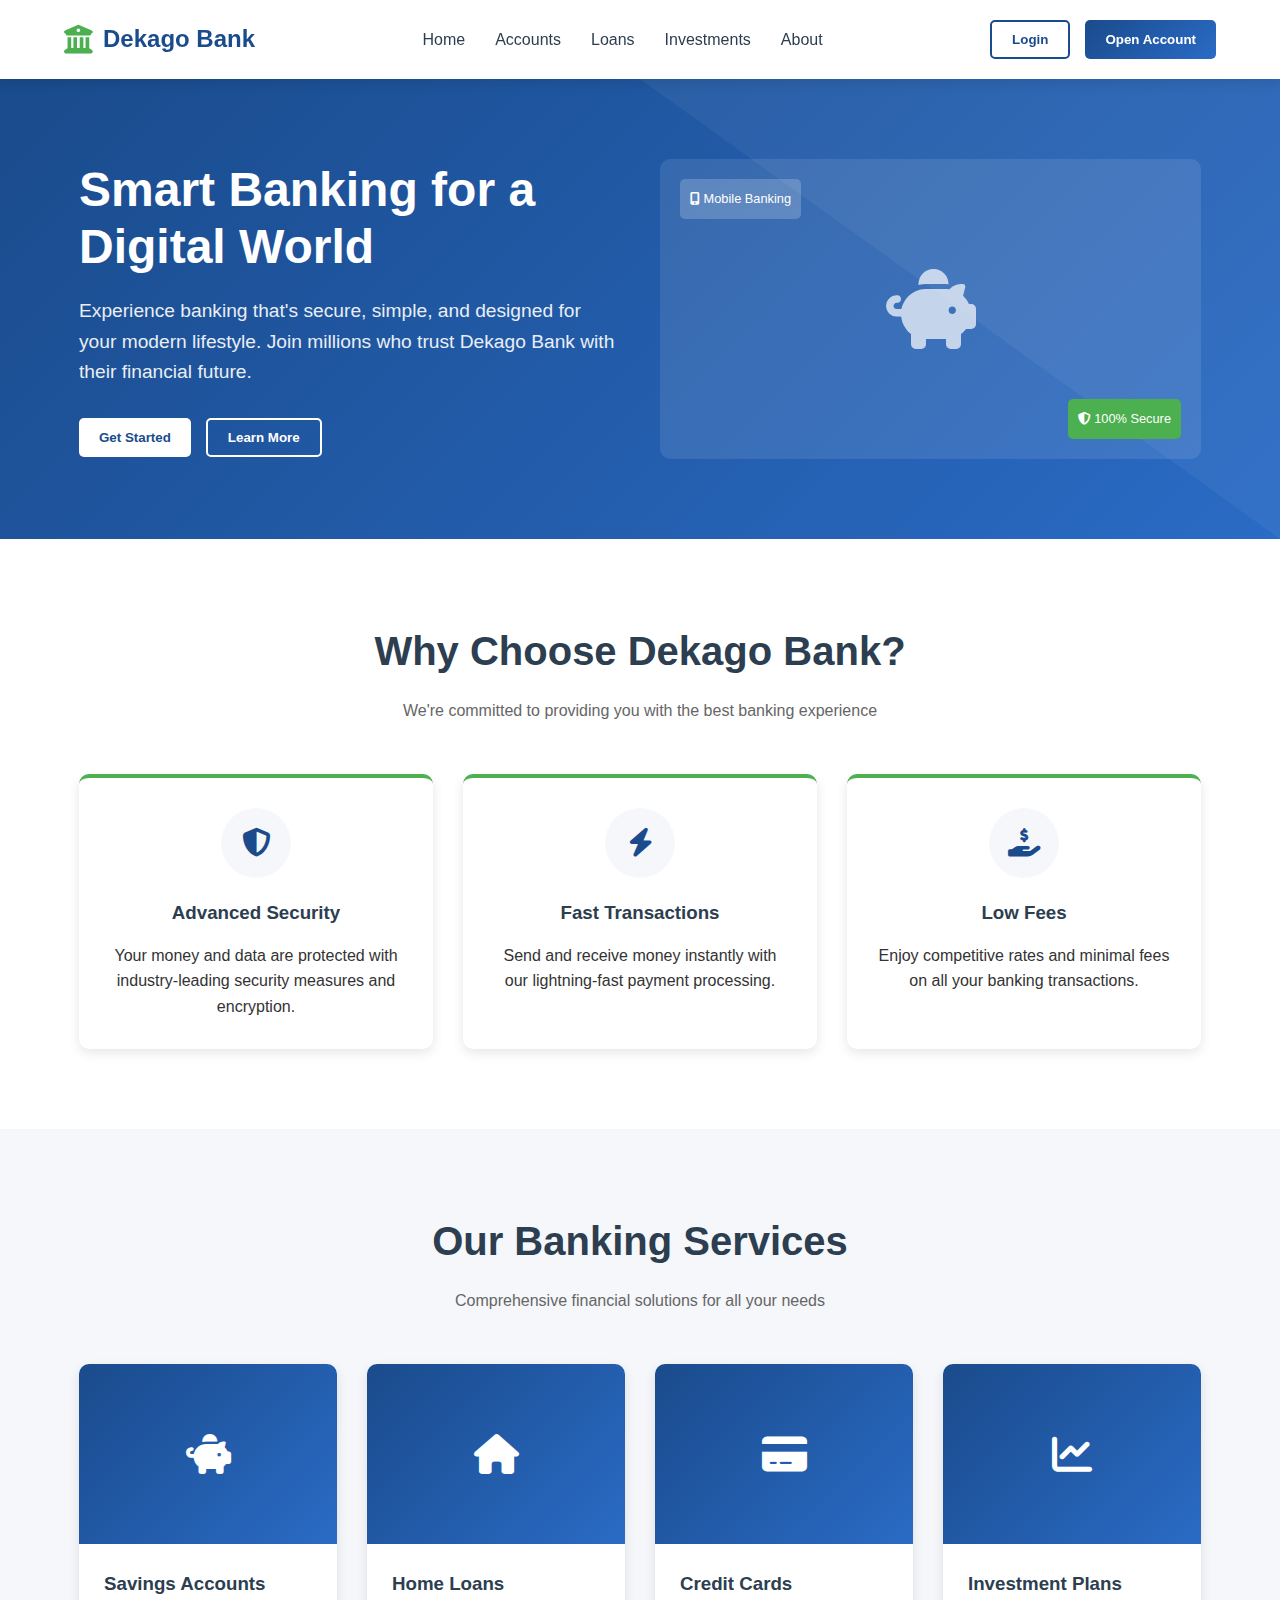
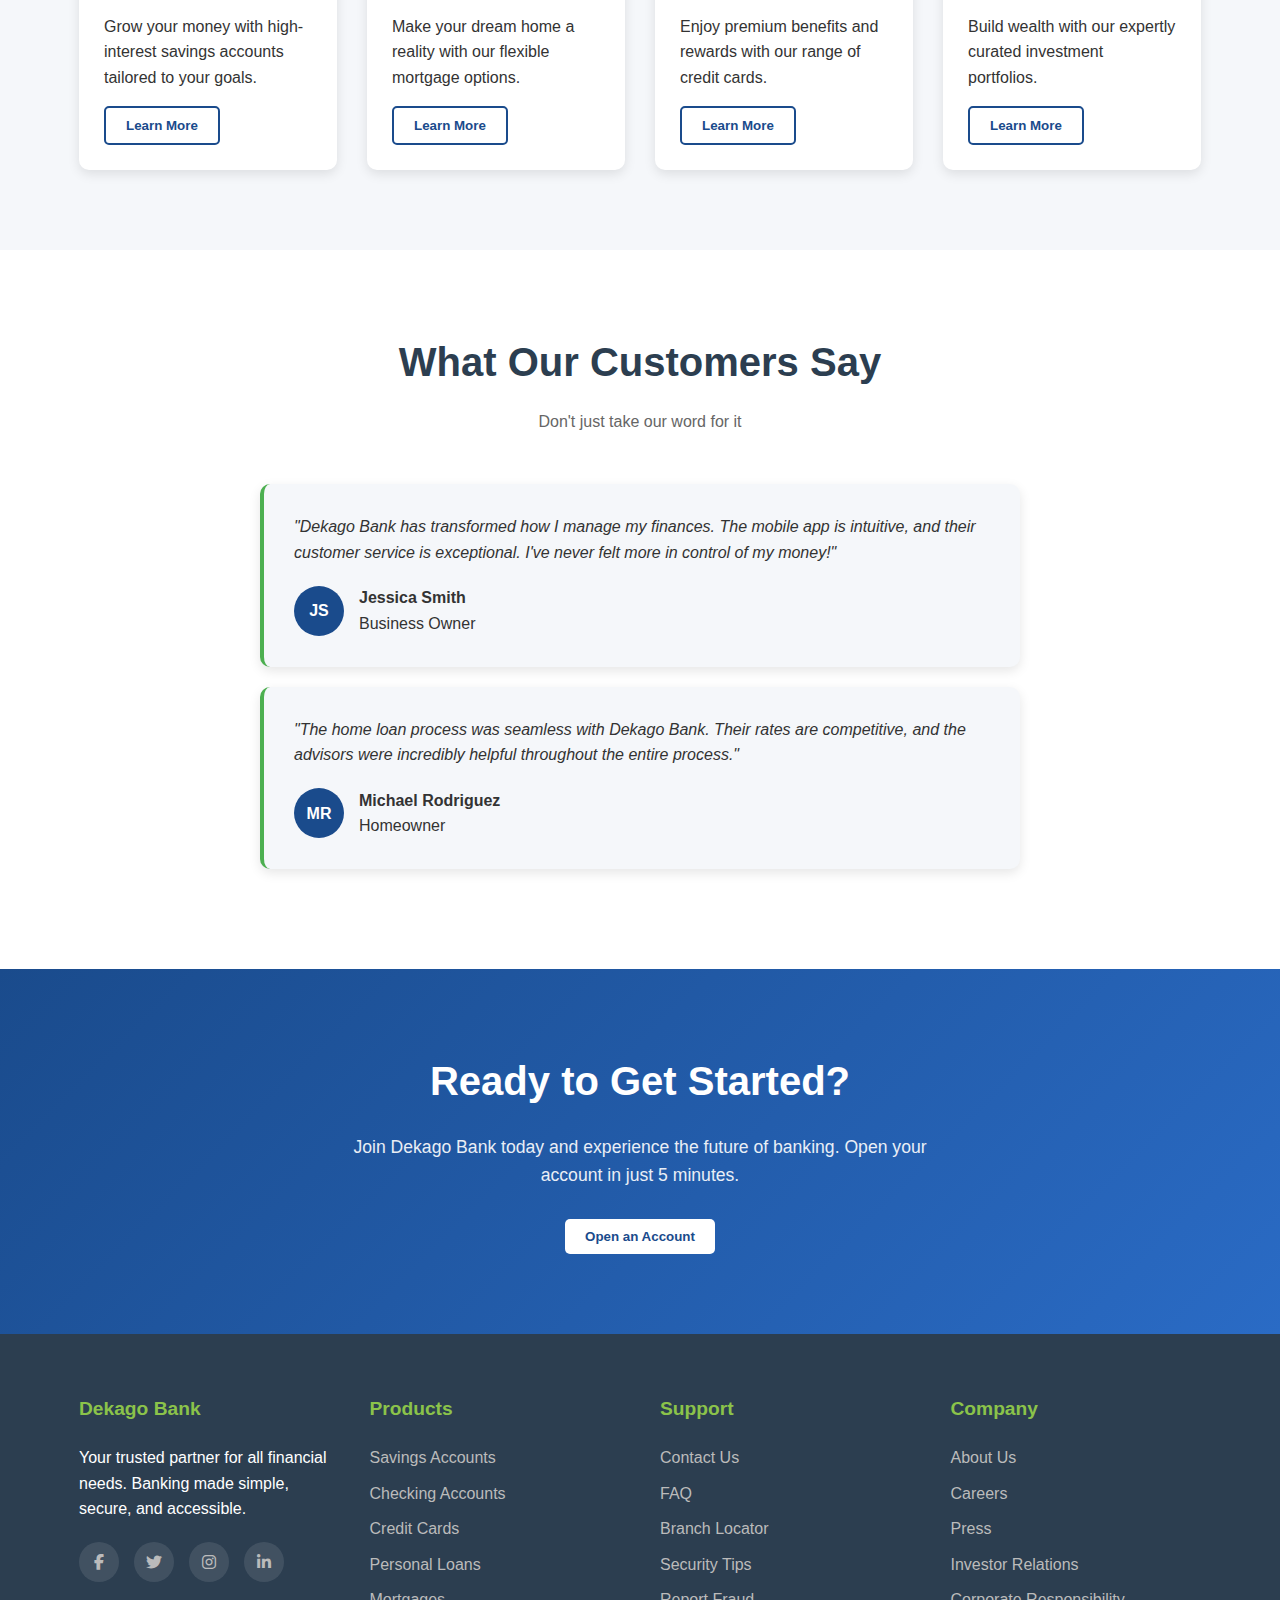
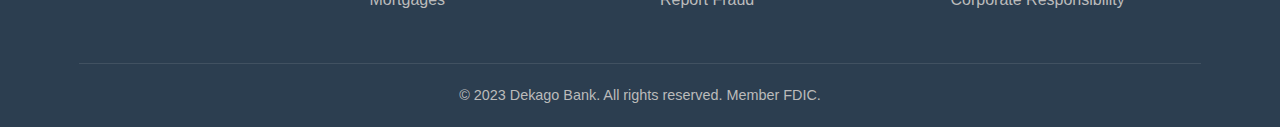
<file: src/main/resources/templates/index.html>
<!DOCTYPE html>
<html lang="en">
<head>
    <meta charset="UTF-8">
    <meta name="viewport" content="width=device-width, initial-scale=1.0">
    <title>Dekago Bank | Modern Banking Solutions</title>
    <link rel="stylesheet" href="https://cdnjs.cloudflare.com/ajax/libs/font-awesome/6.4.0/css/all.min.css">
    <style>
        /* Reset and Base Styles */
        * {
            margin: 0;
            padding: 0;
            box-sizing: border-box;
            font-family: 'Segoe UI', Tahoma, Geneva, Verdana, sans-serif;
        }

        :root {
            --primary: #1a4b8c;
            --primary-light: #2a6bc5;
            --secondary: #4CAF50;
            --secondary-light: #8BC34A;
            --accent: #FF9800;
            --light: #f5f7fa;
            --dark: #2c3e50;
            --text: #333333;
            --shadow: 0 4px 12px rgba(0, 0, 0, 0.1);
            --gradient: linear-gradient(135deg, var(--primary), var(--primary-light));
        }

        body {
            color: var(--text);
            line-height: 1.6;
            background-color: var(--light);
            overflow-x: hidden;
        }

        .container {
            width: 90%;
            max-width: 1200px;
            margin: 0 auto;
            padding: 0 15px;
        }

        /* Header Styles */
        header {
            background-color: white;
            box-shadow: var(--shadow);
            position: sticky;
            top: 0;
            z-index: 1000;
        }

        .header-container {
            display: flex;
            justify-content: space-between;
            align-items: center;
            padding: 20px 0;
        }

        .logo {
            display: flex;
            align-items: center;
            gap: 10px;
            font-size: 1.5rem;
            font-weight: 700;
            color: var(--primary);
        }

        .logo i {
            font-size: 1.8rem;
            color: var(--secondary);
        }

        nav ul {
            display: flex;
            list-style: none;
            gap: 30px;
        }

        nav a {
            text-decoration: none;
            color: var(--dark);
            font-weight: 500;
            transition: color 0.3s;
            position: relative;
        }

        nav a:hover {
            color: var(--primary);
        }

        nav a::after {
            content: '';
            position: absolute;
            width: 0;
            height: 2px;
            bottom: -5px;
            left: 0;
            background-color: var(--secondary);
            transition: width 0.3s;
        }

        nav a:hover::after {
            width: 100%;
        }

        .auth-buttons {
            display: flex;
            gap: 15px;
        }

        .btn {
            padding: 10px 20px;
            border-radius: 5px;
            font-weight: 600;
            cursor: pointer;
            transition: all 0.3s;
            border: none;
        }

        .btn-outline {
            background: transparent;
            border: 2px solid var(--primary);
            color: var(--primary);
        }

        .btn-primary {
            background: var(--gradient);
            color: white;
        }

        .btn-secondary {
            background: var(--secondary);
            color: white;
        }

        .btn:hover {
            transform: translateY(-2px);
            box-shadow: var(--shadow);
        }

        .btn-outline:hover {
            background: var(--primary);
            color: white;
        }

        /* Hero Section */
        .hero {
            background: var(--gradient);
            color: white;
            padding: 80px 0;
            position: relative;
            overflow: hidden;
        }

        .hero::before {
            content: '';
            position: absolute;
            top: 0;
            right: 0;
            width: 50%;
            height: 100%;
            background: url('data:image/svg+xml;utf8,<svg xmlns="http://www.w3.org/2000/svg" viewBox="0 0 100 100" preserveAspectRatio="none"><path d="M0,0 L100,0 L100,100 Z" fill="rgba(255,255,255,0.05)"/></svg>');
            background-size: cover;
        }

        .hero-content {
            display: flex;
            align-items: center;
            justify-content: space-between;
            gap: 40px;
        }

        .hero-text {
            flex: 1;
            z-index: 2;
        }

        .hero-image {
            flex: 1;
            display: flex;
            justify-content: center;
            z-index: 2;
        }

        .hero-image img {
            max-width: 100%;
            border-radius: 10px;
            box-shadow: var(--shadow);
        }

        .hero h1 {
            font-size: 3rem;
            margin-bottom: 20px;
            line-height: 1.2;
        }

        .hero p {
            font-size: 1.2rem;
            margin-bottom: 30px;
            opacity: 0.9;
        }

        .hero-buttons {
            display: flex;
            gap: 15px;
        }

        .btn-light {
            background: white;
            color: var(--primary);
        }

        /* Features Section */
        .features {
            padding: 80px 0;
            background: white;
        }

        .section-title {
            text-align: center;
            margin-bottom: 50px;
        }

        .section-title h2 {
            font-size: 2.5rem;
            color: var(--dark);
            margin-bottom: 15px;
        }

        .section-title p {
            color: #666;
            max-width: 600px;
            margin: 0 auto;
        }

        .features-grid {
            display: grid;
            grid-template-columns: repeat(auto-fit, minmax(300px, 1fr));
            gap: 30px;
        }

        .feature-card {
            background: white;
            border-radius: 10px;
            padding: 30px;
            box-shadow: var(--shadow);
            transition: transform 0.3s;
            text-align: center;
            border-top: 4px solid var(--secondary);
        }

        .feature-card:hover {
            transform: translateY(-10px);
        }

        .feature-icon {
            width: 70px;
            height: 70px;
            background: var(--light);
            border-radius: 50%;
            display: flex;
            align-items: center;
            justify-content: center;
            margin: 0 auto 20px;
            color: var(--primary);
            font-size: 1.8rem;
        }

        .feature-card h3 {
            margin-bottom: 15px;
            color: var(--dark);
        }

        /* Services Section */
        .services {
            padding: 80px 0;
            background: var(--light);
        }

        .services-grid {
            display: grid;
            grid-template-columns: repeat(auto-fit, minmax(250px, 1fr));
            gap: 30px;
        }

        .service-card {
            background: white;
            border-radius: 10px;
            overflow: hidden;
            box-shadow: var(--shadow);
            transition: transform 0.3s;
        }

        .service-card:hover {
            transform: translateY(-5px);
        }

        .service-image {
            height: 180px;
            background: var(--gradient);
            display: flex;
            align-items: center;
            justify-content: center;
            color: white;
            font-size: 2.5rem;
        }

        .service-content {
            padding: 25px;
        }

        .service-content h3 {
            margin-bottom: 15px;
            color: var(--dark);
        }

        /* Testimonials */
        .testimonials {
            padding: 80px 0;
            background: white;
        }

        .testimonials-container {
            max-width: 800px;
            margin: 0 auto;
        }

        .testimonial-card {
            background: var(--light);
            border-radius: 10px;
            padding: 30px;
            margin: 20px;
            box-shadow: var(--shadow);
            border-left: 4px solid var(--secondary);
        }

        .testimonial-text {
            font-style: italic;
            margin-bottom: 20px;
        }

        .testimonial-author {
            display: flex;
            align-items: center;
            gap: 15px;
        }

        .author-avatar {
            width: 50px;
            height: 50px;
            border-radius: 50%;
            background: var(--primary);
            display: flex;
            align-items: center;
            justify-content: center;
            color: white;
            font-weight: bold;
        }

        /* CTA Section */
        .cta {
            padding: 80px 0;
            background: var(--gradient);
            color: white;
            text-align: center;
        }

        .cta h2 {
            font-size: 2.5rem;
            margin-bottom: 20px;
        }

        .cta p {
            max-width: 600px;
            margin: 0 auto 30px;
            font-size: 1.1rem;
            opacity: 0.9;
        }

        /* Footer */
        footer {
            background: var(--dark);
            color: white;
            padding: 60px 0 20px;
        }

        .footer-content {
            display: grid;
            grid-template-columns: repeat(auto-fit, minmax(200px, 1fr));
            gap: 40px;
            margin-bottom: 40px;
        }

        .footer-column h3 {
            margin-bottom: 20px;
            font-size: 1.2rem;
            color: var(--secondary-light);
        }

        .footer-column ul {
            list-style: none;
        }

        .footer-column ul li {
            margin-bottom: 10px;
        }

        .footer-column a {
            color: #bbb;
            text-decoration: none;
            transition: color 0.3s;
        }

        .footer-column a:hover {
            color: white;
        }

        .social-links {
            display: flex;
            gap: 15px;
            margin-top: 20px;
        }

        .social-links a {
            display: flex;
            align-items: center;
            justify-content: center;
            width: 40px;
            height: 40px;
            background: rgba(255, 255, 255, 0.1);
            border-radius: 50%;
            transition: background 0.3s;
        }

        .social-links a:hover {
            background: var(--secondary);
        }

        .copyright {
            text-align: center;
            padding-top: 20px;
            border-top: 1px solid rgba(255, 255, 255, 0.1);
            color: #bbb;
            font-size: 0.9rem;
        }

        /* Modal Styles */
        .modal {
            display: none;
            position: fixed;
            top: 0;
            left: 0;
            width: 100%;
            height: 100%;
            background-color: rgba(0, 0, 0, 0.7);
            z-index: 2000;
            overflow-y: auto;
        }

        .modal-content {
            background-color: white;
            margin: 5% auto;
            width: 90%;
            max-width: 700px;
            border-radius: 10px;
            box-shadow: 0 5px 15px rgba(0, 0, 0, 0.3);
            animation: modalFade 0.3s;
        }

        @keyframes modalFade {
            from {opacity: 0; transform: translateY(-50px);}
            to {opacity: 1; transform: translateY(0);}
        }

        .modal-header {
            background: var(--gradient);
            color: white;
            padding: 20px;
            border-radius: 10px 10px 0 0;
            display: flex;
            justify-content: space-between;
            align-items: center;
        }

        .modal-header h2 {
            margin: 0;
            font-size: 1.8rem;
        }

        .close-modal {
            background: none;
            border: none;
            color: white;
            font-size: 1.5rem;
            cursor: pointer;
            transition: transform 0.3s;
        }

        .close-modal:hover {
            transform: scale(1.2);
        }

        .modal-body {
            padding: 30px;
        }

        .form-group {
            margin-bottom: 20px;
        }

        .form-row {
            display: flex;
            gap: 15px;
        }

        .form-row .form-group {
            flex: 1;
        }

        label {
            display: block;
            margin-bottom: 8px;
            font-weight: 600;
            color: var(--dark);
        }

        .form-control {
            width: 100%;
            padding: 12px 15px;
            border: 1px solid #ddd;
            border-radius: 5px;
            font-size: 1rem;
            transition: border 0.3s;
        }

        .form-control:focus {
            border-color: var(--primary);
            outline: none;
            box-shadow: 0 0 0 2px rgba(26, 75, 140, 0.2);
        }

        .form-footer {
            display: flex;
            justify-content: space-between;
            align-items: center;
            margin-top: 30px;
            padding-top: 20px;
            border-top: 1px solid #eee;
        }

        .form-note {
            font-size: 0.9rem;
            color: #666;
        }

        .form-note a {
            color: var(--primary);
            text-decoration: none;
        }

        .form-note a:hover {
            text-decoration: underline;
        }

        .error-message {
            color: #e74c3c;
            font-size: 0.85rem;
            margin-top: 5px;
            display: none;
        }

        .form-control.error {
            border-color: #e74c3c;
        }

        .success-message {
            background-color: #d4edda;
            color: #155724;
            padding: 15px;
            border-radius: 5px;
            margin-bottom: 20px;
            display: none;
        }

        /* Mobile Responsiveness */
        @media (max-width: 768px) {
            .header-container {
                flex-direction: column;
                gap: 20px;
            }

            nav ul {
                gap: 15px;
                flex-wrap: wrap;
                justify-content: center;
            }

            .hero-content {
                flex-direction: column;
                text-align: center;
            }

            .hero h1 {
                font-size: 2.2rem;
            }

            .hero-buttons {
                justify-content: center;
                flex-wrap: wrap;
            }

            .section-title h2 {
                font-size: 2rem;
            }

            .form-row {
                flex-direction: column;
                gap: 0;
            }

            .modal-content {
                width: 95%;
                margin: 10% auto;
            }
        }
    </style>
</head>
<body>
<!-- Header -->
<header>
    <div class="container header-container">
        <div class="logo">
            <i class="fas fa-university"></i>
            <span>Dekago Bank</span>
        </div>
        <nav>
            <ul>
                <li><a href="#">Home</a></li>
                <li><a href="#">Accounts</a></li>
                <li><a href="#">Loans</a></li>
                <li><a href="#">Investments</a></li>
                <li><a href="#">About</a></li>
            </ul>
        </nav>
        <div class="auth-buttons">
            <button class="btn btn-outline">Login</button>
            <button class="btn btn-primary" id="openAccountBtn">Open Account</button>
        </div>
    </div>
</header>

<!-- Hero Section -->
<section class="hero">
    <div class="container hero-content">
        <div class="hero-text">
            <h1>Smart Banking for a Digital World</h1>
            <p>Experience banking that's secure, simple, and designed for your modern lifestyle. Join millions who trust Dekago Bank with their financial future.</p>
            <div class="hero-buttons">
                <button class="btn btn-light" id="openAccountBtn2">Get Started</button>
                <button class="btn btn-outline" style="border-color: white; color: white;">Learn More</button>
            </div>
        </div>
        <div class="hero-image">
            <!-- Placeholder for banking app image -->
            <div style="width: 100%; height: 300px; background: rgba(255,255,255,0.1); border-radius: 10px; display: flex; align-items: center; justify-content: center; position: relative;">
                <div style="position: absolute; top: 20px; left: 20px; background: rgba(255,255,255,0.2); padding: 10px; border-radius: 5px; font-size: 0.8rem;">
                    <i class="fas fa-mobile-alt"></i> Mobile Banking
                </div>
                <div style="position: absolute; bottom: 20px; right: 20px; background: var(--secondary); padding: 10px; border-radius: 5px; font-size: 0.8rem;">
                    <i class="fas fa-shield-alt"></i> 100% Secure
                </div>
                <i class="fas fa-piggy-bank" style="font-size: 5rem; opacity: 0.7;"></i>
            </div>
        </div>
    </div>
</section>

<!-- Features Section -->
<section class="features">
    <div class="container">
        <div class="section-title">
            <h2>Why Choose Dekago Bank?</h2>
            <p>We're committed to providing you with the best banking experience</p>
        </div>
        <div class="features-grid">
            <div class="feature-card">
                <div class="feature-icon">
                    <i class="fas fa-shield-alt"></i>
                </div>
                <h3>Advanced Security</h3>
                <p>Your money and data are protected with industry-leading security measures and encryption.</p>
            </div>
            <div class="feature-card">
                <div class="feature-icon">
                    <i class="fas fa-bolt"></i>
                </div>
                <h3>Fast Transactions</h3>
                <p>Send and receive money instantly with our lightning-fast payment processing.</p>
            </div>
            <div class="feature-card">
                <div class="feature-icon">
                    <i class="fas fa-hand-holding-usd"></i>
                </div>
                <h3>Low Fees</h3>
                <p>Enjoy competitive rates and minimal fees on all your banking transactions.</p>
            </div>
        </div>
    </div>
</section>

<!-- Services Section -->
<section class="services">
    <div class="container">
        <div class="section-title">
            <h2>Our Banking Services</h2>
            <p>Comprehensive financial solutions for all your needs</p>
        </div>
        <div class="services-grid">
            <div class="service-card">
                <div class="service-image">
                    <i class="fas fa-piggy-bank"></i>
                </div>
                <div class="service-content">
                    <h3>Savings Accounts</h3>
                    <p>Grow your money with high-interest savings accounts tailored to your goals.</p>
                    <button class="btn btn-outline" style="margin-top: 15px;">Learn More</button>
                </div>
            </div>
            <div class="service-card">
                <div class="service-image">
                    <i class="fas fa-home"></i>
                </div>
                <div class="service-content">
                    <h3>Home Loans</h3>
                    <p>Make your dream home a reality with our flexible mortgage options.</p>
                    <button class="btn btn-outline" style="margin-top: 15px;">Learn More</button>
                </div>
            </div>
            <div class="service-card">
                <div class="service-image">
                    <i class="fas fa-credit-card"></i>
                </div>
                <div class="service-content">
                    <h3>Credit Cards</h3>
                    <p>Enjoy premium benefits and rewards with our range of credit cards.</p>
                    <button class="btn btn-outline" style="margin-top: 15px;">Learn More</button>
                </div>
            </div>
            <div class="service-card">
                <div class="service-image">
                    <i class="fas fa-chart-line"></i>
                </div>
                <div class="service-content">
                    <h3>Investment Plans</h3>
                    <p>Build wealth with our expertly curated investment portfolios.</p>
                    <button class="btn btn-outline" style="margin-top: 15px;">Learn More</button>
                </div>
            </div>
        </div>
    </div>
</section>

<!-- Testimonials -->
<section class="testimonials">
    <div class="container">
        <div class="section-title">
            <h2>What Our Customers Say</h2>
            <p>Don't just take our word for it</p>
        </div>
        <div class="testimonials-container">
            <div class="testimonial-card">
                <div class="testimonial-text">
                    "Dekago Bank has transformed how I manage my finances. The mobile app is intuitive, and their customer service is exceptional. I've never felt more in control of my money!"
                </div>
                <div class="testimonial-author">
                    <div class="author-avatar">JS</div>
                    <div>
                        <h4>Jessica Smith</h4>
                        <p>Business Owner</p>
                    </div>
                </div>
            </div>
            <div class="testimonial-card">
                <div class="testimonial-text">
                    "The home loan process was seamless with Dekago Bank. Their rates are competitive, and the advisors were incredibly helpful throughout the entire process."
                </div>
                <div class="testimonial-author">
                    <div class="author-avatar">MR</div>
                    <div>
                        <h4>Michael Rodriguez</h4>
                        <p>Homeowner</p>
                    </div>
                </div>
            </div>
        </div>
    </div>
</section>

<!-- CTA Section -->
<section class="cta">
    <div class="container">
        <h2>Ready to Get Started?</h2>
        <p>Join Dekago Bank today and experience the future of banking. Open your account in just 5 minutes.</p>
        <button class="btn btn-light" id="openAccountBtn3">Open an Account</button>
    </div>
</section>

<!-- Footer -->
<footer>
    <div class="container">
        <div class="footer-content">
            <div class="footer-column">
                <h3>Dekago Bank</h3>
                <p>Your trusted partner for all financial needs. Banking made simple, secure, and accessible.</p>
                <div class="social-links">
                    <a href="#"><i class="fab fa-facebook-f"></i></a>
                    <a href="#"><i class="fab fa-twitter"></i></a>
                    <a href="#"><i class="fab fa-instagram"></i></a>
                    <a href="#"><i class="fab fa-linkedin-in"></i></a>
                </div>
            </div>
            <div class="footer-column">
                <h3>Products</h3>
                <ul>
                    <li><a href="#">Savings Accounts</a></li>
                    <li><a href="#">Checking Accounts</a></li>
                    <li><a href="#">Credit Cards</a></li>
                    <li><a href="#">Personal Loans</a></li>
                    <li><a href="#">Mortgages</a></li>
                </ul>
            </div>
            <div class="footer-column">
                <h3>Support</h3>
                <ul>
                    <li><a href="#">Contact Us</a></li>
                    <li><a href="#">FAQ</a></li>
                    <li><a href="#">Branch Locator</a></li>
                    <li><a href="#">Security Tips</a></li>
                    <li><a href="#">Report Fraud</a></li>
                </ul>
            </div>
            <div class="footer-column">
                <h3>Company</h3>
                <ul>
                    <li><a href="#">About Us</a></li>
                    <li><a href="#">Careers</a></li>
                    <li><a href="#">Press</a></li>
                    <li><a href="#">Investor Relations</a></li>
                    <li><a href="#">Corporate Responsibility</a></li>
                </ul>
            </div>
        </div>
        <div class="copyright">
            <p>&copy; 2023 Dekago Bank. All rights reserved. Member FDIC.</p>
        </div>
    </div>
</footer>

<!-- Account Registration Modal -->
<div class="modal" id="accountModal">
    <div class="modal-content">
        <div class="modal-header">
            <h2>Open a New Account</h2>
            <button class="close-modal">&times;</button>
        </div>
        <div class="modal-body">
            <form id="accountForm" action="/create-account" method="POST">
                <div class="form-group">
                    <label for="accountType">Account Type</label>
                    <select class="form-control" id="accountType" name="accountType" required>
                        <option value="">Select Account Type</option>
                        <option value="checking">Checking Account</option>
                        <option value="savings">Savings Account</option>
                        <option value="business">Business Account</option>
                        <option value="student">Student Account</option>
                    </select>
                </div>

                <div class="form-row">
                    <div class="form-group">
                        <label for="firstName">First Name</label>
                        <input type="text" class="form-control" id="firstName" name="firstName" required>
                    </div>
                    <div class="form-group">
                        <label for="lastName">Last Name</label>
                        <input type="text" class="form-control" id="lastName" name="lastName" required>
                    </div>
                </div>

                <div class="form-group">
                    <label for="email">Email Address</label>
                    <input type="email" class="form-control" id="email" name="email" required>
                </div>

                <div class="form-group">
                    <label for="phone">Phone Number</label>
                    <input type="tel" class="form-control" id="phone" name="phone" required>
                </div>

                <div class="form-row">
                    <div class="form-group">
                        <label for="dob">Date of Birth</label>
                        <input type="date" class="form-control" id="dob" name="dob" required>
                    </div>
                    <div class="form-group">
                        <label for="ssn">Social Security Number</label>
                        <input type="text" class="form-control" id="ssn" name="ssn" placeholder="XXX-XX-XXXX" required>
                    </div>
                </div>

                <div class="form-group">
                    <label for="address">Street Address</label>
                    <input type="text" class="form-control" id="address" name="address" required>
                </div>

                <div class="form-row">
                    <div class="form-group">
                        <label for="city">City</label>
                        <input type="text" class="form-control" id="city" name="city" required>
                    </div>
                    <div class="form-group">
                        <label for="state">State</label>
                        <select class="form-control" id="state" name="state" required>
                            <option value="">Select State</option>
                            <option value="AL">Alabama</option>
                            <option value="AK">Alaska</option>
                            <option value="AZ">Arizona</option>
                            <option value="AR">Arkansas</option>
                            <option value="CA">California</option>
                            <!-- More states would be added in a real application -->
                        </select>
                    </div>
                    <div class="form-group">
                        <label for="zip">ZIP Code</label>
                        <input type="text" class="form-control" id="zip" name="zip" required>
                    </div>
                </div>

                <div class="form-group">
                    <label for="initialDeposit">Initial Deposit Amount ($)</label>
                    <input type="number" class="form-control" id="initialDeposit" name="initialDeposit" min="25" required>
                </div>

                <div class="form-group">
                    <label>
                        <input type="checkbox" id="terms" required>
                        I agree to the <a href="#">Terms and Conditions</a> and <a href="#">Privacy Policy</a>
                    </label>
                </div>

                <div class="form-footer">
                    <div class="form-note">
                        Already have an account? <a href="#">Sign In</a>
                    </div>
                    <button type="submit" class="btn btn-primary">Submit Application</button>
                </div>
            </form>
        </div>
    </div>
</div>

<script>
    // Modal functionality
    const modal = document.getElementById('accountModal');
    const openAccountBtns = document.querySelectorAll('#openAccountBtn, #openAccountBtn2, #openAccountBtn3');
    const closeModalBtn = document.querySelector('.close-modal');

    // Open modal when any "Open Account" button is clicked
    openAccountBtns.forEach(btn => {
        btn.addEventListener('click', () => {
            modal.style.display = 'block';
            document.body.style.overflow = 'hidden'; // Prevent scrolling
        });
    });

    // Close modal when X is clicked
    closeModalBtn.addEventListener('click', () => {
        modal.style.display = 'none';
        document.body.style.overflow = 'auto'; // Re-enable scrolling
    });

    // Close modal when clicking outside the modal content
    window.addEventListener('click', (e) => {
        if (e.target === modal) {
            modal.style.display = 'none';
            document.body.style.overflow = 'auto';
        }
    });
</script>
</body>
</html>
</file>
